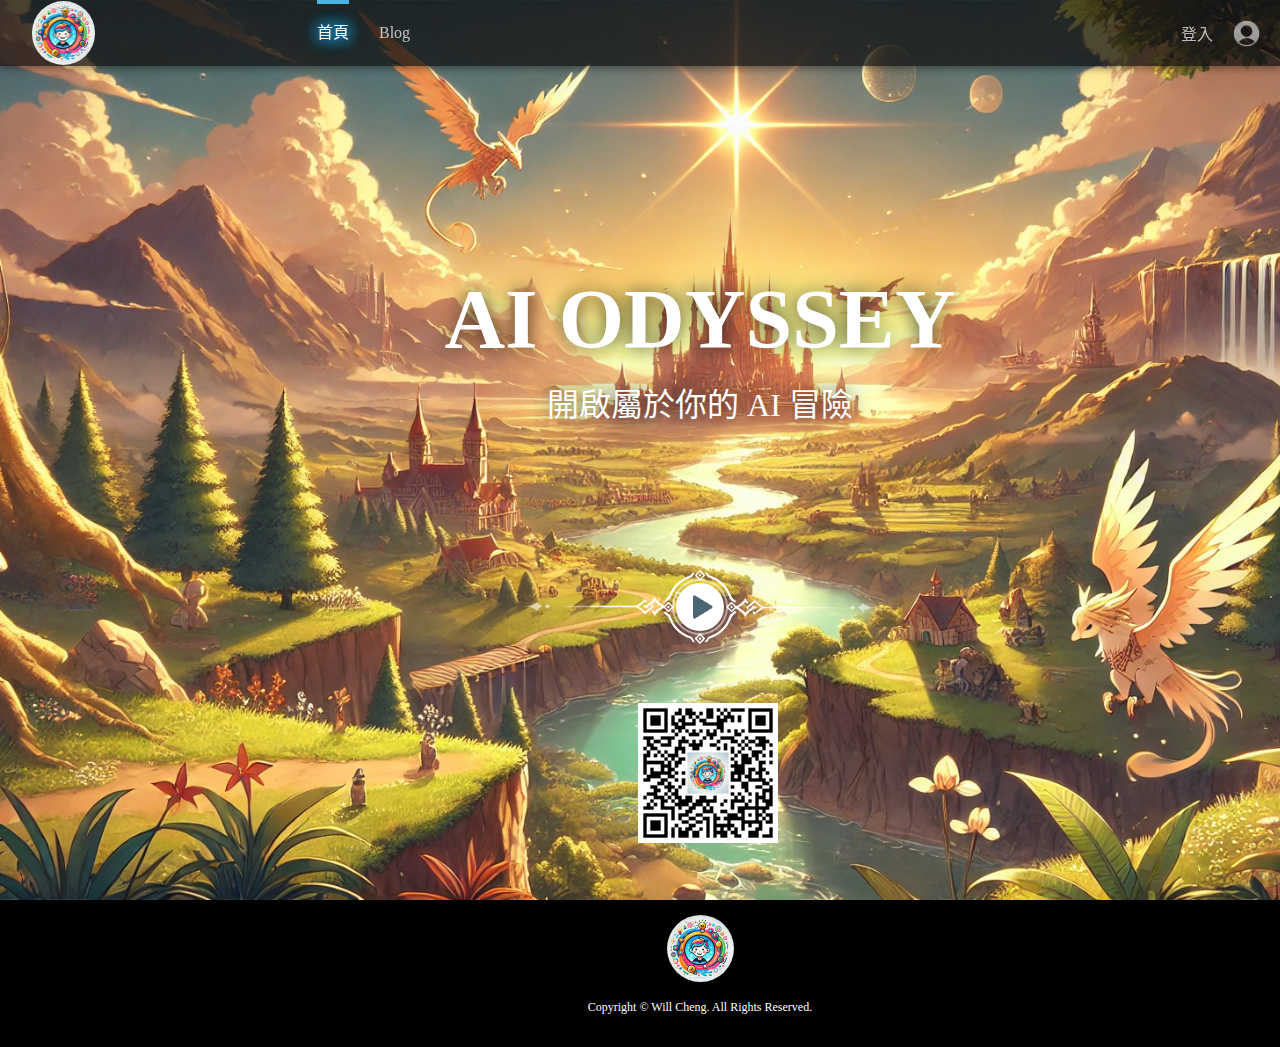
<file: index.html>
<!DOCTYPE html>
<html lang="zh-TW">

<head>
    <meta charset="UTF-8">
    <meta name="viewport" content="width=device-width, initial-scale=1.0">
    <title>《AI Odyssey》 - 開啟屬於你的 AI 冒險</title>
    <link rel="stylesheet" href="./styles/home/nav.css">
    <link rel="stylesheet" href="./styles/home/footer.css">
    <link rel="stylesheet" href="./styles/home/home.css">
    <link rel="icon" href="./img/favicon.ico">
    <script src="./js/home/nav.js"></script>
    <script src="./js/home/footer.js"></script>
    <script>
        console.log(window.location.hostname)
        const isLocal = window.location.hostname === "127.0.0.1";
        const baseHref = isLocal ? "/" : "/ai-odyssey/";
        document.write(`<base href="${baseHref}">`);
        console.log(baseHref)
    </script>
</head>

<body>
    <div class="container">
        <div class="poster">
            <img src="./img/home/poster.png"></img>
            <div class="titleBox">
                <h1 class="gameTitle">AI Odyssey</h1>
                <p class="gameSubtitle">開啟屬於你的 AI 冒險</p>
            </div>
            <div class="posterBox">
                <div class="playArea">
                    <div class="playButtonBorder">
                        <a href="./char.html" target="_blank" class="playButton"></a>
                    </div>
                </div>
                <div class="deviceArea flexRow">
                    <div class="QRcode"></div>
                </div>
            </div>
        </div>
</body>

</html>
</file>
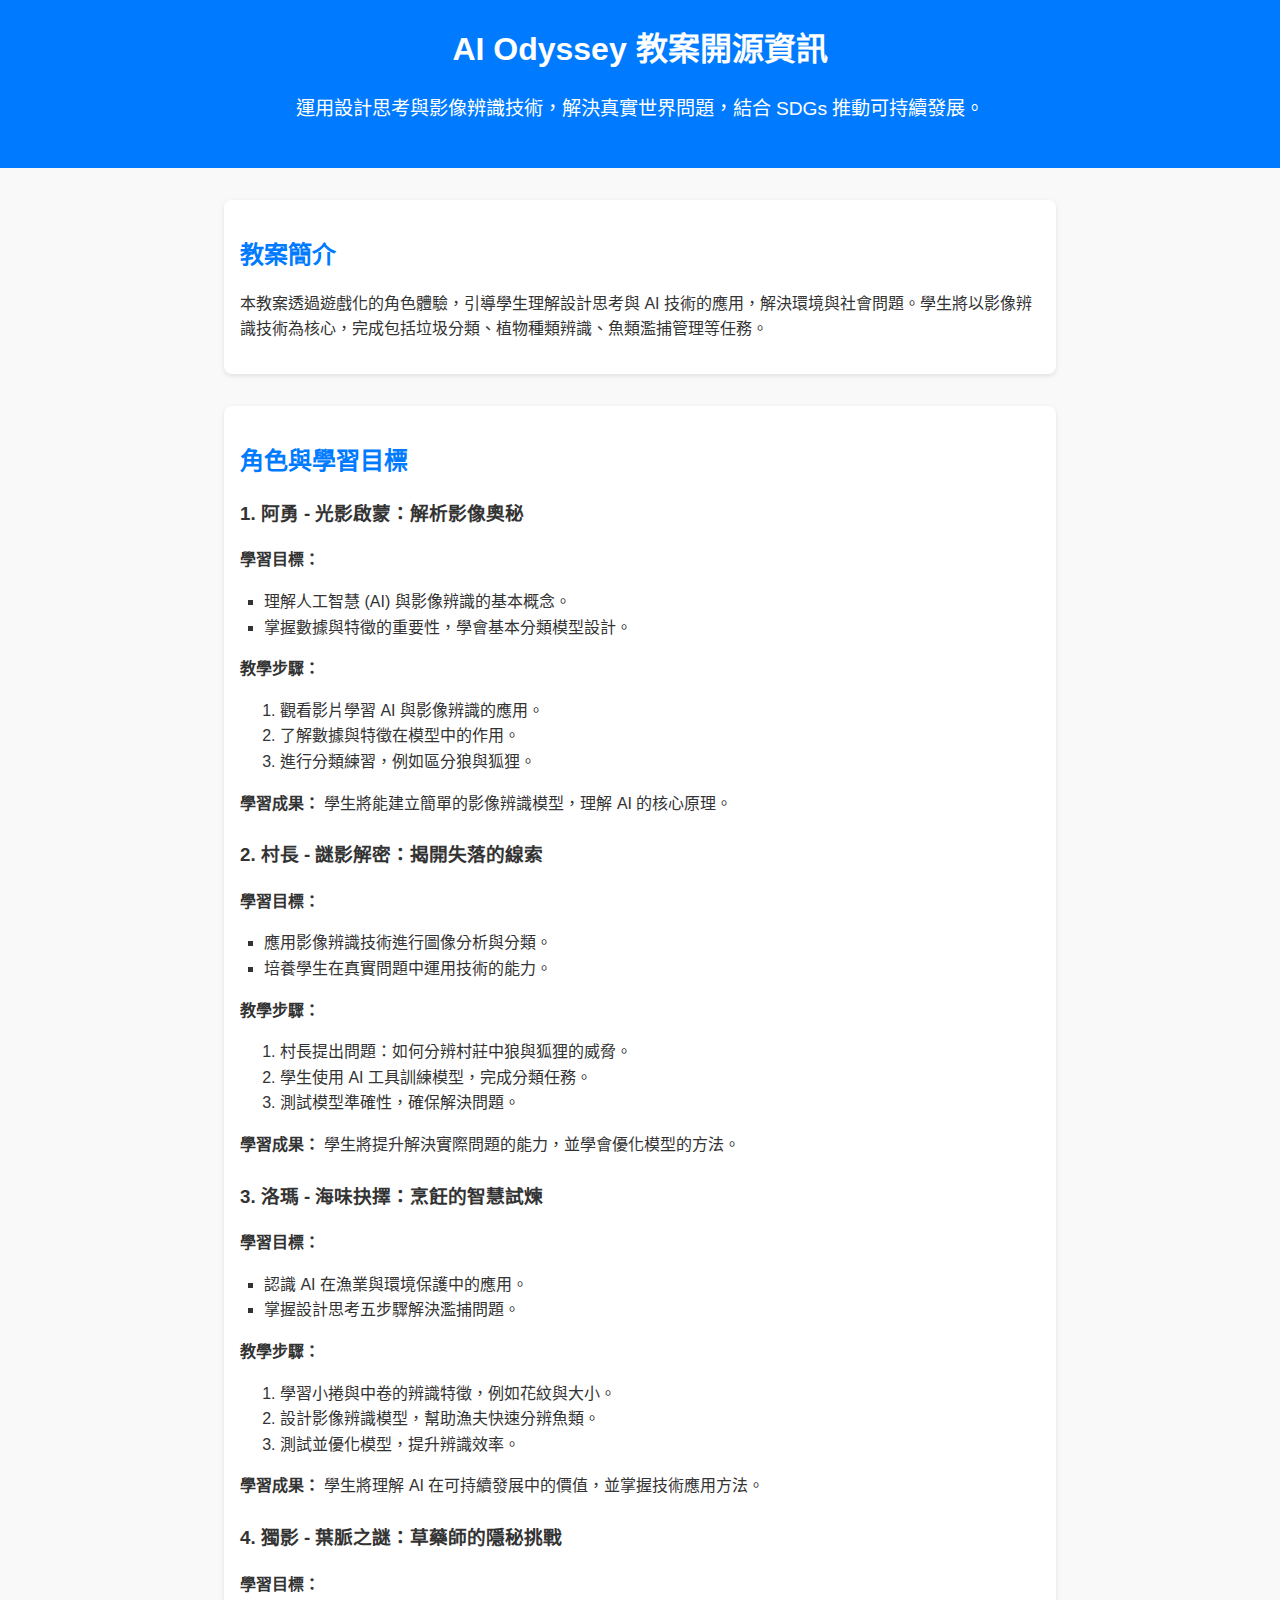
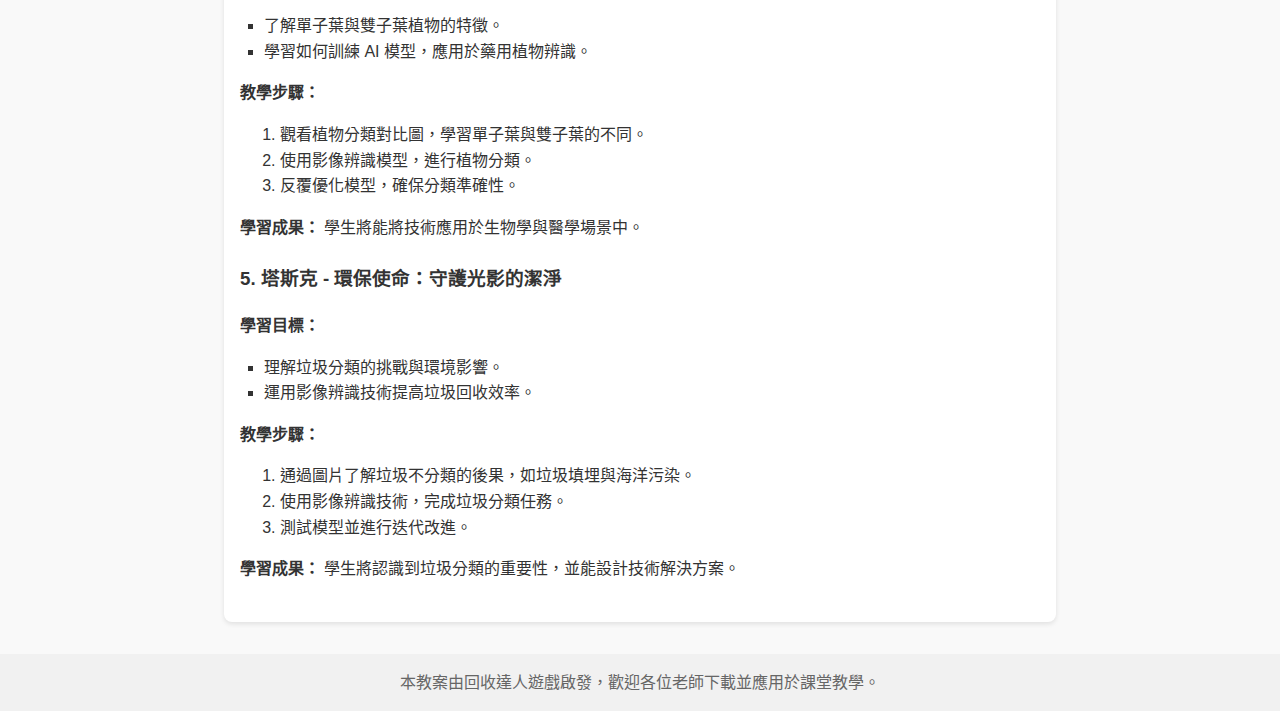
<file: blog.html>
<!DOCTYPE html>
<html lang="zh-TW">
<head>
  <meta charset="UTF-8">
  <meta name="viewport" content="width=device-width, initial-scale=1.0">
  <title>AI Odyssey 教案開源資訊</title>
  <link rel="stylesheet" href="./styles/blog.css">
</head>
<body>
  <header>
    <h1>AI Odyssey 教案開源資訊</h1>
    <p>運用設計思考與影像辨識技術，解決真實世界問題，結合 SDGs 推動可持續發展。</p>
  </header>

  <section id="overview">
    <h2>教案簡介</h2>
    <p>
      本教案透過遊戲化的角色體驗，引導學生理解設計思考與 AI 技術的應用，解決環境與社會問題。學生將以影像辨識技術為核心，完成包括垃圾分類、植物種類辨識、魚類濫捕管理等任務。
    </p>
  </section>

  <section id="characters">
    <h2>角色與學習目標</h2>
    
    <!-- 阿勇角色 -->
    <article>
      <h3>1. 阿勇 - 光影啟蒙：解析影像奧秘</h3>
      <p><strong>學習目標：</strong></p>
      <ul>
        <li>理解人工智慧 (AI) 與影像辨識的基本概念。</li>
        <li>掌握數據與特徵的重要性，學會基本分類模型設計。</li>
      </ul>
      <p><strong>教學步驟：</strong></p>
      <ol>
        <li>觀看影片學習 AI 與影像辨識的應用。</li>
        <li>了解數據與特徵在模型中的作用。</li>
        <li>進行分類練習，例如區分狼與狐狸。</li>
      </ol>
      <p><strong>學習成果：</strong> 學生將能建立簡單的影像辨識模型，理解 AI 的核心原理。</p>
    </article>

    <!-- 村長角色 -->
    <article>
      <h3>2. 村長 - 謎影解密：揭開失落的線索</h3>
      <p><strong>學習目標：</strong></p>
      <ul>
        <li>應用影像辨識技術進行圖像分析與分類。</li>
        <li>培養學生在真實問題中運用技術的能力。</li>
      </ul>
      <p><strong>教學步驟：</strong></p>
      <ol>
        <li>村長提出問題：如何分辨村莊中狼與狐狸的威脅。</li>
        <li>學生使用 AI 工具訓練模型，完成分類任務。</li>
        <li>測試模型準確性，確保解決問題。</li>
      </ol>
      <p><strong>學習成果：</strong> 學生將提升解決實際問題的能力，並學會優化模型的方法。</p>
    </article>

    <!-- 洛瑪角色 -->
    <article>
      <h3>3. 洛瑪 - 海味抉擇：烹飪的智慧試煉</h3>
      <p><strong>學習目標：</strong></p>
      <ul>
        <li>認識 AI 在漁業與環境保護中的應用。</li>
        <li>掌握設計思考五步驟解決濫捕問題。</li>
      </ul>
      <p><strong>教學步驟：</strong></p>
      <ol>
        <li>學習小捲與中卷的辨識特徵，例如花紋與大小。</li>
        <li>設計影像辨識模型，幫助漁夫快速分辨魚類。</li>
        <li>測試並優化模型，提升辨識效率。</li>
      </ol>
      <p><strong>學習成果：</strong> 學生將理解 AI 在可持續發展中的價值，並掌握技術應用方法。</p>
    </article>

    <!-- 獨影角色 -->
    <article>
      <h3>4. 獨影 - 葉脈之謎：草藥師的隱秘挑戰</h3>
      <p><strong>學習目標：</strong></p>
      <ul>
        <li>了解單子葉與雙子葉植物的特徵。</li>
        <li>學習如何訓練 AI 模型，應用於藥用植物辨識。</li>
      </ul>
      <p><strong>教學步驟：</strong></p>
      <ol>
        <li>觀看植物分類對比圖，學習單子葉與雙子葉的不同。</li>
        <li>使用影像辨識模型，進行植物分類。</li>
        <li>反覆優化模型，確保分類準確性。</li>
      </ol>
      <p><strong>學習成果：</strong> 學生將能將技術應用於生物學與醫學場景中。</p>
    </article>

    <!-- 塔斯克角色 -->
    <article>
      <h3>5. 塔斯克 - 環保使命：守護光影的潔淨</h3>
      <p><strong>學習目標：</strong></p>
      <ul>
        <li>理解垃圾分類的挑戰與環境影響。</li>
        <li>運用影像辨識技術提高垃圾回收效率。</li>
      </ul>
      <p><strong>教學步驟：</strong></p>
      <ol>
        <li>通過圖片了解垃圾不分類的後果，如垃圾填埋與海洋污染。</li>
        <li>使用影像辨識技術，完成垃圾分類任務。</li>
        <li>測試模型並進行迭代改進。</li>
      </ol>
      <p><strong>學習成果：</strong> 學生將認識到垃圾分類的重要性，並能設計技術解決方案。</p>
    </article>
  </section>

  <footer>
    <p>本教案由回收達人遊戲啟發，歡迎各位老師下載並應用於課堂教學。</p>
  </footer>
</body>
</html>
</file>
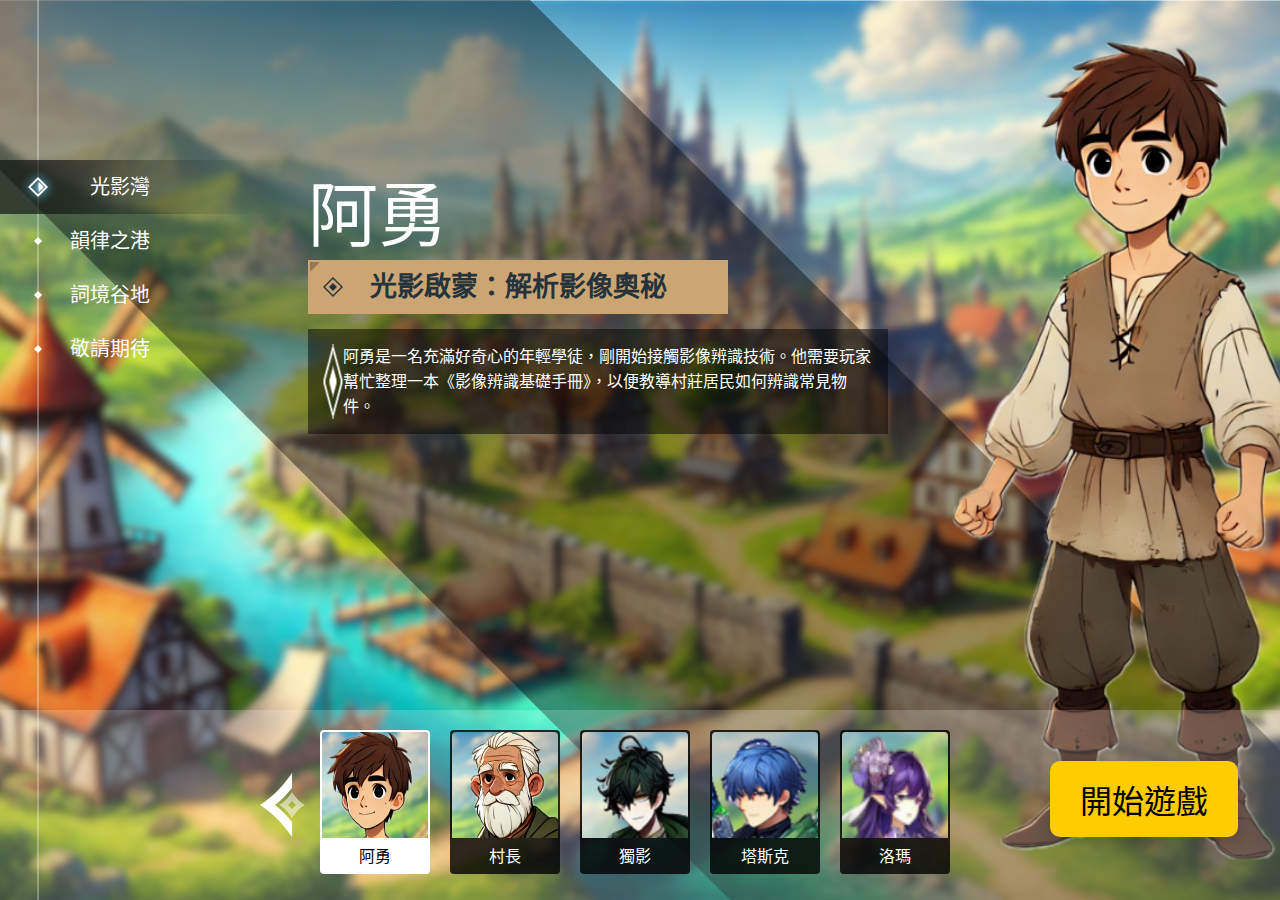
<file: char.html>
<!DOCTYPE html>
<html lang="zh-TW">

<head>
    <meta charset="UTF-8">
    <meta name="viewport" content="width=device-width, initial-scale=1.0">
    <title>《AI Odyssey》 - 開啟屬於你的 AI 冒險</title>
    <link rel="stylesheet" href="./styles/home/nav.css">
    <link rel="stylesheet" href="./styles/home/footer.css">
    <link rel="stylesheet" href="./styles/home/char.css">
    <link rel="icon" href="./img/favicon.ico">
    <script src="./js/home/char.js" defer></script>
</head>

<body>
    <div class="container">
        <div class="city1 cityBgActive">
            <ul class="charList">
                <li class="charActive">
                    <img src="./img/villager/villager_style.png" alt="pic" class="charImg">
                    <div class="charText">
                        <p class="charName">阿勇</p>
                        <div class="charCV">光影啟蒙：解析影像奧秘</div>
                        <div class="charIntro">
                            <img src="./img/char/intro_bg.png" alt="pic" id="introBg">
                            阿勇是一名充滿好奇心的年輕學徒，剛開始接觸影像辨識技術。他需要玩家幫忙整理一本《影像辨識基礎手冊》，以便教導村莊居民如何辨識常見物件。
                        </div>
                    </div>
                </li>
                <li>
                    <img src="./img/oldMan/oldMan_style.png" alt="pic" class="charImg">
                    <div class="charText">
                        <p class="charName">村長</p>
                        <div class="charCV">謎影解密：揭開失落的線索</div>
                        <div class="charIntro">
                            <img src="./img/char/intro_bg.png" alt="pic" class="introBg">
                            村莊內的儲藏室裡最近出現了一些奇怪的物件，村長無法辨識它們的來源。他請求玩家協助使用影像辨識技術來找出這些物件的用途與背後的秘密。
                        </div>
                    </div>
                </li>
                <li>
                    <img src="./img/level_sign/interdiscipline.png" alt="SDGs" class="sdgsIcon">
                    <img src="./img/assassin/assassin_style.png" alt="pic" class="charImg">
                    <div class="charText">
                        <p class="charName">獨影</p>
                        <div class="charCV">葉脈之謎：草藥師的隱秘挑戰</div>
                        <div class="charIntro">
                            <img src="./img/char/intro_bg.png" alt="pic" class="introBg">
                            作為村莊中的神秘守護者，獨影需要準備一批草藥來治療村莊的病人。然而，單葉與複葉的區分對他來說是一個難題。他請求玩家使用影像辨識技術幫助他快速分辨植物，讓他能在最短時間內完成草藥的準備。
                        </div>
                    </div>
                </li>
                <li>
                    <img src="./img/level_sign/sdg12.png" alt="SDGs" class="sdgsIcon">
                    <img src="./img/knight/knight_style.png" alt="pic" class="charImg">
                    <div class="charText">
                        <p class="charName">塔斯克</p>
                        <div class="charCV">環保使命：守護光影的潔淨</div>
                        <div class="charIntro">
                            <img src="./img/char/intro_bg.png" alt="pic" class="introBg">
                            作為村莊的守衛，塔斯克每天都會巡視村莊，卻發現垃圾問題日益嚴重。為了保護村莊的環境，他請玩家幫助他學會如何使用影像辨識技術來快速分類垃圾，並設置更有效的回收系統。
                        </div>
                    </div>
                </li>
                <li>
                    <img src="./img/level_sign/sdg14.png" alt="SDGs" class="sdgsIcon">
                    <img src="./img/wizard/wizard_style.png" alt="pic" class="charImg">
                    <div class="charText">
                        <p class="charName">洛瑪</p>
                        <div class="charCV">海味抉擇：烹飪的智慧試煉</div>
                        <div class="charIntro">
                            <img src="./img/char/intro_bg.png" alt="pic" class="introBg">
                            洛瑪法師是一名擅長烹飪的研究者，正在準備一次大型宴會。他需要精準區分魷魚與中卷，因為兩種食材的烹飪方式完全不同。他請求玩家用影像辨識技術來幫助他完成這個困難的挑戰。
                        </div>
                    </div>
                </li>
            </ul>
            <div class="charSelect">
                <img src="./img/char/left_btn.png" alt="" class="charLeftBtn">
                <div class="charSelectBox">
                    <ul class="charSelectList">
                        <li class="charCard CardActive">
                            <img src="./img/char/city1/char1.png" alt="pic">
                            <p>阿勇</p>
                        </li>
                        <li class="charCard"> 
                            <img src="./img/char/city1/char2.png" alt="pic">
                            <p>村長</p>       
                        </li>
                        <li class="charCard">
                            <img src="./img/char/city1/char3.png" alt="pic">
                            <p>獨影</p>
                        </li>
                        <li class="charCard">
                            <img src="./img/char/city1/char4.png" alt="pic">
                            <p>塔斯克</p>
                        </li>
                        <li class="charCard">
                            <img src="./img/char/city1/char5.png" alt="pic">
                            <p>洛瑪</p>
                        </li>
                    </ul>
                </div>
                <img src="./img/char/left_btn.png" alt="" class="charRightBtn">
            </div>
        </div>
        <div class="city2">
            <ul class="charList">
                <li class="charActive">
                    <img src="./img/musicSoul_style.png" alt="pic" class="musicSoul">
                    <div class="charText">
                        <p class="charName">薩恩</p>
                        <div class="charCV">音波之舞：創造心靈樂章</div>
                        <div class="charIntro">
                            <img src="./img/char/intro_bg.png" alt="pic" class="introBg">
                            薩恩是一位擁有音樂魔法的靈體，能以聲波與旋律激發創作靈感。她發現港口的鐘聲失去了原有的和諧，無法再召喚漁船安全返航。她請求玩家使用音樂生成技術幫助她重新編織鐘聲的旋律，修復韻律之港的音樂之魂。
                        </div>
                    </div>
                </li>

            </ul>
            <div class="charSelect">
                <img src="./img/char/left_btn.png" alt="" class="charLeftBtn">
                <div class="charSelectBox">
                    <ul class="charSelectList">
                        <li class="charCard CardActive">
                            <img src="./img/char/city2/char1.png" alt="pic">
                            <p>薩恩</p>
                        </li>
                    </ul>
                </div>
                <img src="./img/char/left_btn.png" alt="" class="charRightBtn">
            </div>
        </div>
        <div class="city3">
            <ul class="charList">
                <li class="charActive">
                    <img src="./img/gpt_style.png" alt="pic" class="gptMan">
                    <div class="charText">
                        <p class="charName">修文</p>
                        <div class="charCV">詞語密林：語言智慧之試煉</div>
                        <div class="charIntro">
                            <img src="./img/char/intro_bg.png" alt="pic" class="introBg">
                            修文是一位知識淵博的古代學者，負責守護詞境谷地中的語言之書。然而，近期一片詞語密林失去了其原有的結構，詞句顛倒、無法解讀。他需要玩家運用語言模型技術來重建密林的句子邏輯，恢復谷地的語言秩序。
                        </div>
                    </div>
                </li>  

            </ul>
            <div class="charSelect">
                <img src="./img/char/left_btn.png" alt="" class="charLeftBtn">
                <div class="charSelectBox">
                    <ul class="charSelectList">
                        <li class="charCard CardActive">
                            <img src="./img/char/city3/char1.png" alt="pic">
                            <p>修文</p>
                        </li>
                    </ul>
                </div>
                <img src="./img/char/left_btn.png" alt="" class="charRightBtn">
            </div>
        </div>
        <div class="backgroundBox">
            <div class="blackBox"></div>
            <div class="whiteBox"></div>
            <div class="citiesLine"></div>
            <ul class="cities">
                <li class="cityActive">光影灣</li>
                <li>韻律之港</li>
                <li>詞境谷地</li>
                <li class="disabled" style="cursor: default;">敬請期待</li>
            </ul>
        </div>
    </div>
    <button class="start-game-button" onclick="startGame()">開始遊戲</button>
</body>

</html>
</file>
<file: styles/home/nav.css>
/* 清除基本樣式 */
* {
    margin: 0;
    padding: 0;
}

/* 啟用flex布局 */
.flexRow {
    display: flex;
    flex-direction: row;
    align-items: center;
}

/* 窗口最小寬度 */
body {
    min-width: 1400px;
}

.mask {
    position: absolute;
    z-index: 998;
    width: 100%;
    height: 100vh;
    background-color: rgba(0, 0, 0, 0.6);
    visibility: hidden;
}

.login {
    width: 450px;
    position: fixed;
    top: 50%;
    left: 50%;
    transform: translate(-50%, -50%);
    background-color: white;
    border-radius: 10px;
    visibility: hidden;
}

.loginCancle {
    position: absolute;
    top: 10px;
    right: 10px;
    cursor: pointer;
}

.loginCancle:hover {
    content: url("../../img/home/nav/loginCancleHover.png");
}


.login p {
    margin: 30px 0;
    color: black;
    font-size: 28px;
    font-weight: bold;
    text-align: center;
    opacity: 0.85;
}

.login input,
.login button {
    box-sizing: border-box;
}

.login input {
    width: 85%;
    height: 48px;
    margin-top: 20px;
    padding: 0px 15px;
    display: inline-block;
    position: relative;
    top: 50%;
    left: 50%;
    transform: translate(-50%, -50%);
    border: 1px solid lightgray;
    outline: none;
    border-radius: 8px;
    font-size: 14px;
    background-color: rgb(250, 250, 250);
}

::placeholder {
    color: rgb(165, 165, 165);
}

.login input:focus {
    border: 1px solid rgba(189, 147, 112, 0.849);
}

.login button {
    display: block;
    border: none;
    border-radius: 8px;
    width: 85%;
    height: 48px;
    margin-top: 50px;
    position: relative;
    top: 50%;
    left: 50%;
    transform: translate(-50%, -50%);
    color: rgb(185, 185, 185);
    font-size: 18px;
    background-color: rgb(230, 230, 230);
    cursor: not-allowed;
}

.help {
    width: 85%;
    color: rgba(189, 147, 112, 0.849);
    margin-top: -5px;
    position: relative;
    left: 50%;
    transform: translate(-50%, 0);
    display: flex;
    flex-direction: row;
    justify-content: space-between;
}

.help span:hover {
    color: rgb(221, 187, 159);
    cursor: pointer;
}

.more {
    position: relative;
    display: flex;
    flex-direction: row;
    justify-content: center;
}

.more div {
    width: 85%;
    height: 1px;
    border-top: 2px solid rgba(224, 224, 224, 0.8);
    position: absolute;
    top: 50%;
}

.more p {
    width: 25%;
    color: rgb(200, 200, 200);
    font-size: 14px;
    background: rgb(255, 255, 255);
}

.loginIcon {
    display: flex;
    flex-direction: row;
    justify-content: center;
    margin: 0 0 40px 0;
}

.loginIcon img {
    width: 40px;
    height: 40px;
    margin-right: 25px;
    cursor: pointer;
}

/* 有使用到z-index */
nav {
    /* 用fixed實現stick效果 */
    position: fixed;
    top: 0;
    left: 0;
    z-index: 999;
    
    width: 100%;
    height: 66px;
    color: #fff;
    background-color: rgba(17, 17, 17, 0.75);
    box-shadow: 0 3px 7px 0 rgba(0, 0, 0, 0.35);
}

.logoBox {
    width: 317px;
    height: 105px;

    /* 啟用定位 */
    position: relative;
}

.logo {
    position: absolute;
    left: 10%; /* 控制水平位置 */
    width: 20%; /* 設置寬度為父容器的 20% */
    height: auto; /* 確保圖片比例不變 */
    border-radius: 50%; /* 將圖片裁剪為圓形 */
    object-fit: cover; /* 確保圖片內容適應圓形 */
}

/* 有使用到z-index */
.itemBox {
    width: 600px;
    height: 66px;
    line-height: 66px;
    z-index: 1;
    position: relative;
}

.navMark {
    width: 28px;
    border: 2.8px solid rgb(69, 182, 226);
    transition: 0.15s all linear;
    position: relative;
    top: 0;
}

.newsNavMark {
    position: absolute;
    left: 62px;
}

.charNavMark {
    position: absolute;
    left: 124px;
}

.dataNavMark {
    position: absolute;
    left: 186px;
}

.items {
    height: 66px;
    display: flex;
    flex-direction: row;
    width: 600px;
    position: absolute;
    top: 0;
    left: 0;
}

.itemBox a {
    margin-right: 30px;
    display: block;
    color: #fff;
    text-decoration: none;
    opacity: 0.7;
}

.itemBox a:hover {
    opacity: 1;
    text-shadow: 0px 0px 15px rgb(22, 138, 184), 
                 0px 0px 15px rgb(22, 138, 184),
                 0px 0px 15px rgb(22, 138, 184),
                 0px 0px 15px rgb(22, 138, 184);
}

.itemBox .active {
    opacity: 1;
    text-shadow: 0px 0px 15px rgb(22, 138, 184), 
                 0px 0px 15px rgb(22, 138, 184),
                 0px 0px 15px rgb(22, 138, 184),
                 0px 0px 15px rgb(22, 138, 184);
}

.playBox {
    margin-left: auto;
}

.playBox div {
    color: #fff;
    text-decoration: none;
    opacity: 0.7;
    cursor: pointer;
}

.playBox div:hover {
    opacity: 1;
}

.loginImg {
    width: 27px;
    height: 27px;
    margin: 0 20px;
    opacity: 0.8;
}

.itemBox .dataList {
    cursor: pointer;
}

.itemBox .dataList ul {
    width: 200px;
    text-shadow: none;
    list-style: none;
    background-color: rgba(17, 17, 17, 0.9);
    transform: translateX(-15px);
    display: none;
}

.itemBox .dataList ul li {
    padding-left: 15px;
}

.itemBox .dataList ul li:hover {
    background-color: rgba(110, 110, 110, 0.3);
}

.itemBox .dataList:hover ul {
    display: block;
}
</file>
<file: styles/home/footer.css>
footer {
  width: 100%;
  background-color:  rgb(26, 26, 26);
}

.footerBottom {
  background-color: black;
  overflow: hidden;
}

.footerBottom p {
  color: rgb(136, 136, 136);
  text-align: center;
  font-size: 12px;
  line-height: 20px;
}

.footerBottom img {
  display: block;
  height: 67px;
  margin: 15px auto;
  border-radius: 50%; /* 將圖片裁剪為圓形 */
  object-fit: cover; /* 確保圖片內容適應圓形 */
}

.footerBottom .copyright {
  color: white;
  margin-bottom: 30px;
}
</file>
<file: styles/home/home.css>
/* Title Box: 大標題與副標題的容器 */
.titleBox {
    position: absolute;
    top: 30%; /* 與頂部的距離，可根據需要調整 */
    width: 100%; /* 讓文字居中對齊 */
    text-align: center;
    color: white; /* 白色文字 */
    z-index: 2; /* 確保文字在最前面 */
    text-shadow: 0px 0px 20px rgba(0, 0, 0, 0.8); /* 添加文字陰影增強可讀性 */
}

/* 大標題 (遊戲名稱) */
.gameTitle {
    font-size: 84px; /* 字體大小，根據需要調整 */
    font-weight: bold; /* 加粗字體 */
    margin: 0;
    padding: 0;
    line-height: 1.2; /* 行高 */
    text-transform: uppercase; /* 全部大寫 */
}

/* 副標題 */
.gameSubtitle {
    font-size: 32px; /* 副標題字體大小 */
    font-weight: normal; /* 正常字重 */
    margin-top: 10px;
    line-height: 1.5;
}

.poster {
    position: relative;
}

.poster img {
    width: 100%;
    height: 100vh;
    display: block;
    object-fit: cover;
}

.posterBox {
    width: 100%;
    position: absolute;
    bottom: 3%;
}

.playButtonBorder {
    width: 100%;
    height: 76px;
    background: url("../../img/home/poster/playButtonBorder.png") no-repeat center center;
    position: relative;
}

.playButton {
    width: 48px;
    height: 48px;
    display: block;
    position: absolute;
    top: 50%;
    left: 50%;
    /* 調整元素的偏移 */
    transform: translate(-50%, -50%);
    border-radius: 50%;
    border: 0;
    background-color: white;
}

.playButton::before {
    content: "";
    width: 28px;
    height: 28px;
    background-image: url("../../img/home/poster/playButton.png");

    position: absolute;
    z-index: 1;
    top: 50%;
    left: 50%;
    transform: translate(-50%, -50%);
}

.playButton:hover {
    background-color: transparent;
}

/* 在hover時更改before裡的元素 */
.playButton:hover::before {
    background-position: 0px -28px;
}

.deviceArea {
    margin-top: 2%;
    justify-content: center;
}

.deviceArea .QRcode {
    width: 200px;
    height: 200px;
    margin: 0 -10px 0 5px;
    background: url("../../img/home/qrcode.png");
    background-size: contain; /* 確保整個圖片縮放到容器內 */
    background-position: center; /* 將圖片居中顯示 */
    background-repeat: no-repeat; /* 防止背景重複 */
    transform: scale(0.7);
}
</file>
<file: styles/blog.css>
/* styles.css */

body {
    font-family: Arial, sans-serif;
    line-height: 1.6;
    margin: 0;
    padding: 0;
    background-color: #f9f9f9;
    color: #333;
  }
  
  header {
    background-color: #007BFF;
    color: #fff;
    text-align: center;
    padding: 1.5rem 1rem;
  }
  
  header h1 {
    margin: 0;
    font-size: 2rem;
  }
  
  header p {
    font-size: 1.2rem;
  }
  
  section {
    margin: 2rem auto;
    padding: 1rem;
    max-width: 800px;
    background-color: #fff;
    box-shadow: 0 2px 5px rgba(0, 0, 0, 0.1);
    border-radius: 8px;
  }
  
  section h2 {
    color: #007BFF;
    margin-bottom: 1rem;
  }
  
  ul {
    list-style-type: square;
    margin: 1rem 0;
    padding: 0 1.5rem;
  }
  
  article {
    margin-bottom: 1.5rem;
  }
  
  .lesson-img {
    display: block;
    margin: 1rem auto;
    max-width: 100%;
    border: 2px solid #ddd;
    border-radius: 8px;
  }
  
  footer {
    text-align: center;
    padding: 1rem;
    background-color: #f1f1f1;
    color: #666;
  }
  
  footer p {
    margin: 0;
  }
</file>
<file: styles/home/char.css>
.start-game-button {
  position: absolute; /* 絕對定位 */
  bottom: 7%;
  left: 82%;
  background-color: #ffcc00; /* 黃色底 */
  color: #000; /* 黑色字 */
  font-size: 32px; /* 字體大小 */
  padding: 15px 30px; /* 按鈕內部的間距 */
  border: none; /* 無邊框 */
  border-radius: 10px; /* 圓角 */
  cursor: pointer; /* 鼠標效果 */
  box-shadow: 0 5px 15px rgba(0, 0, 0, 0.2); /* 按鈕陰影 */
  transition: transform 0.2s, box-shadow 0.2s; /* 動畫效果 */
  z-index: 999;
}

.start-game-button:hover {
  transform: scale(1.05); /* 當鼠標懸停時，按鈕變大 */
  box-shadow: 0 8px 20px rgba(0, 0, 0, 0.3); /* 加強陰影 */
}

.start-game-button:active {
  transform: scale(0.95); /* 按下按鈕時縮小 */
  box-shadow: 0 3px 10px rgba(0, 0, 0, 0.2); /* 減少陰影 */
}

.container {
	position: relative;
	width: 100%;
	height: 100vh;
	min-height: 700px;
	overflow: hidden;
}

/* city */

.city1 {
	width: 100%;
	height: 100vh;
	min-height: 700px;
	position: absolute;
	top: 0;
	left: 0;
	background: url("../../img/char/city1/bg_blur.png") no-repeat center/cover;
	opacity: 0;
}

.city2 {
	width: 100%;
	height: 100vh;
	min-height: 700px;
	position: absolute;
	top: 0;
	left: 0;
	background: url("../../img/char/city2/bg_blur.png") no-repeat center/cover;
	opacity: 0;
}

.city3 {
	width: 100%;
	height: 100vh;
	min-height: 700px;
	position: absolute;
	top: 0;
	left: 0;
	background: url("../../img/char/city3/bg_blur.png") no-repeat center/cover;
	opacity: 0;
}

.cityBgActive {
	opacity: 1;
}

/* ------------------------------------------------------------------------------------------------------------------------- */
/* |                                                    cityinner                                                          | */
/* ------------------------------------------------------------------------------------------------------------------------- */

.charList {
	position: relative;
	z-index: 1;
	list-style-type: none;
}

.charList li {
	position: relative;
	left: 22%;
	padding-top: 10%;
	display: none;
}

.charList .charActive {
	display: block;
}

.charList li .charImg {
	display: block;
	position: absolute;
	top: 0;
	left: 40%;
	height: 100vh;
	transform:  scale(1);
	min-height: 800px;
	object-fit: cover;
}
.charList li .musicSoul {
	display: block;
	position: absolute;
	top: 0;
	left: 40%;
	height: 100vh;
	transform:  scale(1.3);
	min-height: 800px;
	object-fit: cover;
}
.charList li .gptMan {
	display: block;
	position: absolute;
	top: 0;
	left: 40%;
	height: 100vh;
	transform:  scale(1.3);
	min-height: 800px;
	object-fit: cover;
}

.charList li .charText {
	position: relative;
}

.charList li .charText .charName {
	width: 370px;
	height: 100px;
	margin-top: 20px;
	font-size: 70px;
	color: white;
	text-align: left;
	cursor: default;
}

.charList li .charText .charCV {
	width: 420px;
	height: 54px;
	margin-bottom: 15px;
	line-height: 54px;
	font-size: 27px;
	font-weight: bold;
	color: #24333c;
	background: #cca574 url("../../img/char/CV_bg.jpg") no-repeat;
	background-position: left top;
	background-size: 54px;
	text-align: center;
	cursor: default;
}

.charList li .charText .charIntro {
	width: 550px;
	padding: 15px 15px 15px 15px;
	background-color: rgba(1, 1, 1, 0.5);
	font-size: 16px;
	color: white;
	display: flex;
	flex-direction: row;
	line-height: 25px;
	position: relative;
	cursor: default;
}

.charList li .charText .charIntro .introBg {
	width: 20px;
	height: 20px;
	margin-top: 4px;
	margin-right: 24px;
}

.charSelect {
	width: 100%;
	height: 190px;
	position: absolute;
	z-index: 998;
	bottom: 0;
	display: flex;
	flex-direction: row;
	justify-content: center;
	align-items: center;
}

.charSelect .charLeftBtn {
	width: 45px;
	height: 64px;
	margin-right: 15px;
	cursor: pointer;
}

.charSelect .charRightBtn {
	width: 45px;
	height: 64px;
	transform: rotate(180deg);
	margin-left: 15px;
	cursor: pointer;
}

.charSelect .charSelectBox {
	width: 760px;
	height: 150px;
	overflow: hidden;
}

.charSelect .charSelectBox .charSelectList {
	list-style: none;
	display: flex;
	flex-direction: row;
}

.charSelect .charSelectBox .charSelectList li {
	flex-shrink: 0;
	margin-right: 20px;
}

.charSelect .charSelectBox .charSelectList .charCard {
	display: inline-block;
	box-sizing: border-box;
	border: 2px solid transparent;
	background-color: rgba(0, 0, 0, 0.8);
	color: white;
	border-radius: 4px;
	cursor: pointer;
}

.charSelect .charSelectBox .charSelectList .charCard:hover {
	border: 2px solid white;
	background-color: white;
	color: black;
}

.charSelect .charSelectBox .charSelectList .CardActive {
	border: 2px solid white;
	background-color: white;
	color: black;
}

.charSelect .charSelectBox .charSelectList .charCard img {
	display: block;
	box-sizing: border-box;
	background-color: rgba(0, 0, 0, 0.8);
	width: 106px;
	height: 106px;
	border-radius: 4px 4px 0 0;
	-webkit-user-drag: none;
}

.charSelect .charSelectBox .charSelectList .charCard p {
	text-align: center;
	padding: 5px 0;
	border-radius: 0px 0px 4px 4px;
}

/* ------------------------------------------------------------------------------------------------------------------------- */
/* |                                                    citycommon                                                         | */
/* ------------------------------------------------------------------------------------------------------------------------- */

.backgroundBox {
	height: 100vh;
	min-height: 700px;
	position: relative;
	top: 0;
	left: 0;
}

.blackBox {
	width: 50%;
	height: 100%;
	position: absolute;
	left: 20%;
	transform: skew(45deg);
	background-color: rgba(0, 0, 0, 0.4);
}

.whiteBox {
	position: absolute;
	bottom: 0;
	z-index: 2;
	width: 100%;
	height: 190px;
	background-color: rgba(255, 255, 255, 0.2);
}

.citiesLine {
	content: "";
	display: block;
	width: 2px;
	height: 100%;
	position: absolute;
	top: 0;
	left: 37px;
	background-color: rgba(255, 255, 255, 0.3);
}

.cities {
	width: 250px;
	height: 100%;
	position: absolute;
	z-index: 998;
	top: 0;
	padding-top: 160px;
	list-style: none;
	color: white;
	font-size: 20px;
}

.cities li {
	width: 100%;
	height: 54px;
	line-height: 54px;
	background: url("../../img/char/li_img.png") no-repeat;
	background-position: 18px 50%;
	background-size: 40px;
	padding-left: 70px;
	cursor: pointer;
}

.cities .cityActive {
	background: url("../../img/char/li_active.png") no-repeat;
	background-position: 0px 50%;
	padding-left: 90px;
	cursor: default;
}

.sdgsIcon {
    position: absolute;
    width: 10vw; /* 調整大小 */
    height: auto; /* 調整大小 */
    left: 30%;
    top: 13%;
    z-index: 10;
    border-radius: 10%; /* 圓角設置 */
}
</file>
